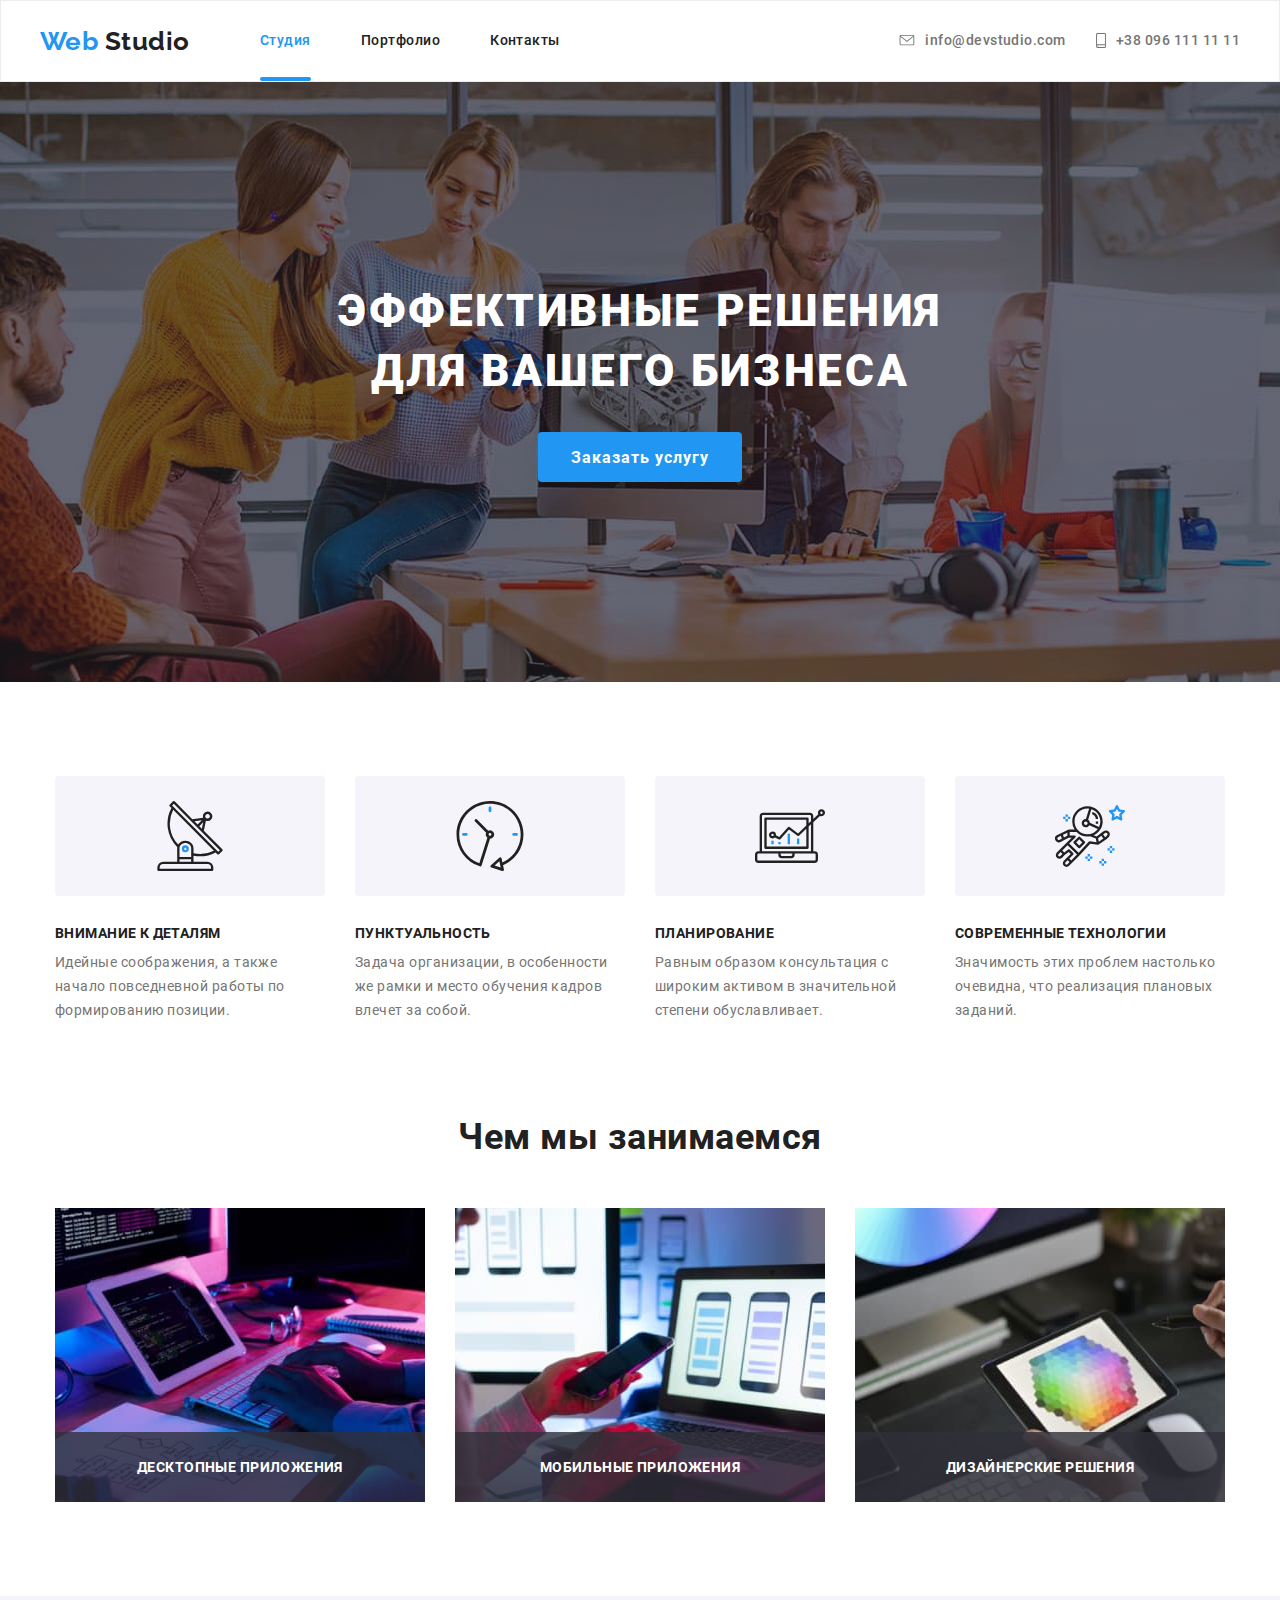
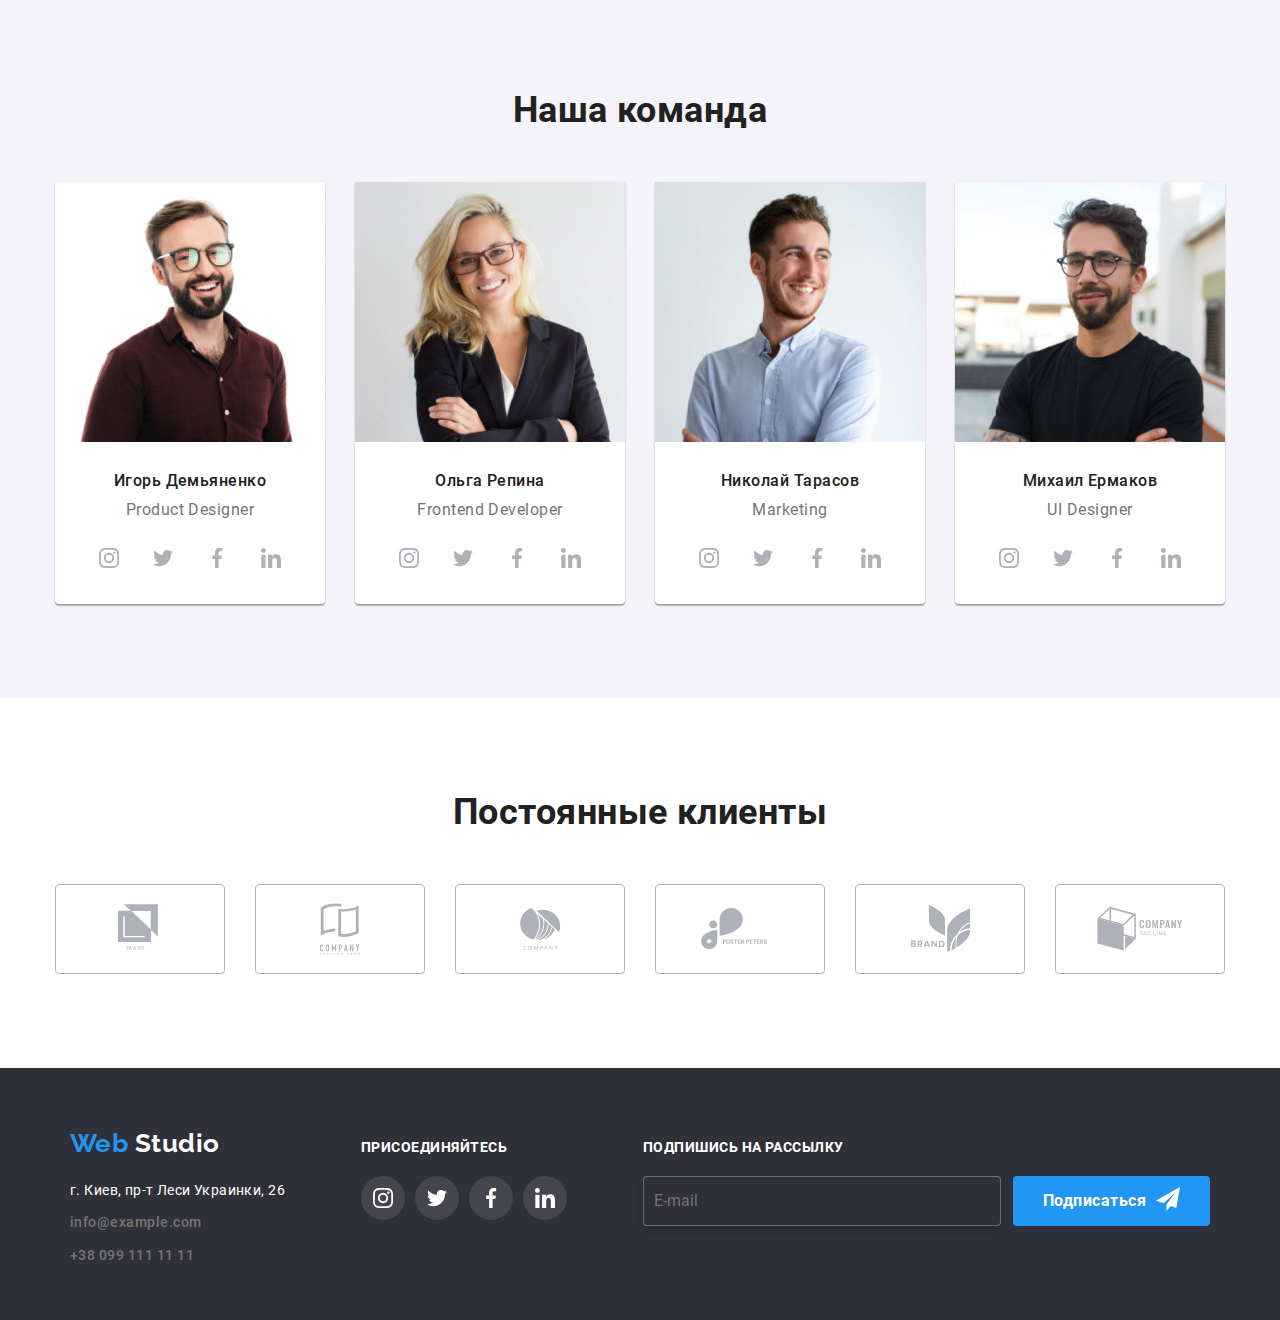
<file: index.html>
<!DOCTYPE html>
<html lang="ru">
<head>
    <meta charset="UTF-8">
    <meta name="viewport" content="width=device-width, initial-scale=1.0">
    <title>Document</title>
    <!-- <link href="https://fonts.googleapis.com/css2?family=Raleway:wght@700&family=Roboto:wght@400;500;700;900&display=swap" rel="stylesheet"> -->
    <link rel="stylesheet" href="./css/normalize.css">
    <link rel="stylesheet" href="./css/studio.css">
</head>
<body>
    <!--Шапка-->
        <header class="page-header">
        <div class="container-head nav-info">
            <nav class="navigation">
                <a href="./index.html" class="logo link-underline">Web <span class="color-logo">Studio</span></a>
                <ul class="site-nav list link-underline">
                    <li  class="item"><a href="" class="link current link-underline">Студия</a></li>
                    <li  class="item"><a href="./portfolio.html" class="link link-underline">Портфолио</a></li>
                    <li  class="item"><a href="" class="link link-underline">Контакты</a></li>
                </ul>
            </nav> 
            <ul class="contact-info list text new-address">
                <li class="item">
                    <a href="mailto:info@devstudio.com" class=" link-underline text-light position">
                        <svg class="phone" width="16px" height="11px">
                            <use href="./img/all-icon/sprite-opt.svg#icon-envelope"></use>
                        </svg> 
                    info@devstudio.com</a>
                </li>
                <li class="item">
                    <a href="tell:+380961111111" class=" link-underline text-light position">
                    <svg class="phone" width="10px" height="15px">
                        <use  href="./img/all-icon/sprite-opt.svg#icon-smartphone"></use>
                    </svg>  
                    +38 096 111 11 11</a>
                </li>
            </ul>
        </div>   
        
        </header>
<main>
    <!--Блок герой-->
    
    <section class="section-hero hero">
    <div class="container">
        <h1 class="section-title-hero">Эффективные решения<br>для вашего бизнеса</h1>
         <button class="button-hero link-underline" data-modal-open>Заказать услугу</button>
    </div>
    </section>
   <!--Список качеств-->  
    <section class="section-qualities color">
        <div class="container bg ">
         <!-- <h2 class="section-title">Преимущества Студии</h2> -->
     <ul class="list list-qualities">
        <li class="list-qualities-text icon-dicorat">
        <div class="icon-antenna">
            <svg class="antenna" width="70px" height="70px">
                <use href="./img/all-icon/sprite-opt.svg#icon-antenna"></use>
            </svg>
        </div>
            <h3 class="section-title">Внимание к деталям</h3>
            <p class="section-title-text">Идейные соображения, а также начало повседневной работы по формированию позиции.</p>

        </li>
        <li class="list-qualities-text icon-clock">
            <div class="icon-antenna">
                <svg class="antenna" width="70px" height="70px">
                    <use href="./img/all-icon/sprite-opt.svg#icon-clock"></use>
                </svg>
            </div>
            <h3 class="section-title">Пунктуальность</h3>
            <p class="section-title-text">Задача организации, в особенности же рамки и место обучения кадров влечет за собой.</p>

        </li>  
        <li class="list-qualities-text icon-leptop">
            <div class="icon-antenna">
                <svg class="antenna" width="70px" height="70px">
                    <use href="./img/all-icon/sprite-opt.svg#icon-diagram"></use>
                </svg>
            </div>
            <h3 class="section-title">Планирование</h3>
            <p class="section-title-text">Равным образом консультация с широким активом в значительной степени обуславливает.</p>

        </li>  
        <li class="list-qualities-text icon-astronaut">
            <div class="icon-antenna">
                <svg class="antenna" width="70px" height="70px">
                    <use href="./img/all-icon/sprite-opt.svg#icon-astronaut"></use>
                </svg>
            </div>
            <h3 class="section-title">Современные технологии</h3>
            <p class="section-title-text">Значимость этих проблем настолько очевидна, что реализация плановых заданий.</p>

        </li>    
     </ul>
    </div>
    </section>
    <!--Секция о работе компании-->
    <section class="section-work-company shed">
    <div class="container">
        <h2 class="section-title-style">Чем мы занимаемся</h2>
            <ul class="list company">
                <li class="company-item">
                <div class="thumb">
                    <img src="./img/what-we-are-doing/img-refreshed-opt.jpg" alt="Фото компьютера" width="370"/>
                    <h3 class="section-title">Десктопные приложения</h3>
                </div>
                </li>
                <li class="company-item">
                <div class="thumb">
                    <img src="./img/what-we-are-doing/img-lapt-refreshed-opt.jpg" alt="Фото телефона" width="370"/>
                    <h3 class="section-title">Мобильные приложения</h3>
                </div> 
                </li>
                <li class="company-item-headache">
                <div class="thumb">
                    <img src="./img/what-we-are-doing/img-note-refreshed-opt.jpg" alt="Фото монитора компьютера" width="370"/>
                    <h3 class="section-title">Дизайнерские решения</h3>
                </div>
                </li>
            </ul>
        </div>
    </section>
    <!--Информация о команде-->
    <section class="section information-about-team">
        <div class="container space-top">
            <h2 class="section-title-style">Наша команда</h2>
            <ul class="position-for-all list site-nav-yet">
                <li class="info-team ">
                    <img src="./img/img-igor-opt.jpg" alt="Фото члена команды" width="270"/>
                    <h3 class="section-title-info">Игорь Демьяненко</h3>
                    <p class="section-title-name">Product Designer</p>
            <ul class="team-social list">
            <li class="team-social-item ">
                <a href="" aria-label="Ссылка на инстаграм" class="link-underline link focuse-ligth">
                    <svg class="appearance-social">
                        <use href="./img/all-icon/sprite-opt.svg#icon-instagram" ></use>
                    </svg>
                </a>               
            </li>
            <li class="team-social-item">
                <a href="" aria-label="Ссылка на твиттер"  class="link-underline link focuse-ligth">
                    <svg class="appearance-social">
                        <use href="./img/all-icon/sprite-opt.svg#icon-twitter" ></use>
                    </svg>
                </a>
            </li>
            <li class="team-social-item">
                <a href="" aria-label="Ссылка на фейсбук"  class="link-underline link focuse-ligth">
                    <svg class="appearance-social size-face">
                        <use href="./img/all-icon/sprite-opt.svg#icon-facebook" ></use>
                    </svg>
                </a>
            </li>
            <li class="team-social-item"> 
                <a href="" aria-label="Ссылка на линкед" class="link-underline link focuse-ligth">
                    
                    <svg class="appearance-social">
                        <use href="./img/all-icon/sprite-opt.svg#icon-linkedin" ></use>
                    </svg>
                </a>
            </ul>
        </li>

            
                <li class="info-team">
                        <img src="./img/img-olg-opt.jpg" alt="Фото члена команды" width="270"/>
                        <h3 class="section-title-info">Ольга Репина</h3>
                        <p class="section-title-name">Frontend Developer</p>

        <ul class="team-social list">
            <li class="team-social-item ">
                <a href="" aria-label="Ссылка на инстаграм" class="link-underline link focuse-ligth">
                    <svg class="appearance-social">
                        <use href="./img/all-icon/sprite-opt.svg#icon-instagram" ></use>
                    </svg>
                </a>               
            </li>
            <li class="team-social-item">
                <a href="" aria-label="Ссылка на твиттер"  class="link-underline link focuse-ligth">
                    <svg class="appearance-social">
                        <use href="./img/all-icon/sprite-opt.svg#icon-twitter" ></use>
                    </svg>
                </a>
            </li>
            <li class="team-social-item">
                <a href="" aria-label="Ссылка на фейсбук"  class="link-underline link focuse-ligth">
                    <svg class="appearance-social size-face">
                        <use href="./img/all-icon/sprite-opt.svg#icon-facebook" ></use>
                    </svg>
                </a>
            </li>
            <li class="team-social-item"> 
                <a href="" aria-label="Ссылка на линкед" class="link-underline link focuse-ligth">
                    
                    <svg class="appearance-social">
                        <use href="./img/all-icon/sprite-opt.svg#icon-linkedin" ></use>
                    </svg>
                </a>
            </ul>
        </li>
                
                
                <li class="info-team">
                    <img src="./img/img-nik-opt.jpg" alt="Фото члена команды" width="270"/>
                    <h3 class="section-title-info">Николай Тарасов</h3>
                    <p class="section-title-name">Marketing</p>
                  
            <ul class="team-social list">
                <li class="team-social-item ">
                    <a href="" aria-label="Ссылка на инстаграм" class="link-underline link focuse-ligth">
                        <svg class="appearance-social">
                            <use href="./img/all-icon/sprite-opt.svg#icon-instagram" ></use>
                        </svg>
                    </a>               
                </li>
                <li class="team-social-item">
                    <a href="" aria-label="Ссылка на твиттер"  class="link-underline link focuse-ligth">
                        <svg class="appearance-social">
                            <use href="./img/all-icon/sprite-opt.svg#icon-twitter" ></use>
                        </svg>
                    </a>
                </li>
                <li class="team-social-item">
                    <a href="" aria-label="Ссылка на фейсбук"  class="link-underline link focuse-ligth">
                        <svg class="appearance-social size-face">
                            <use href="./img/all-icon/sprite-opt.svg#icon-facebook" ></use>
                        </svg>
                    </a>
                </li>
                <li class="team-social-item"> 
                    <a href="" aria-label="Ссылка на линкед" class="link-underline link focuse-ligth">
                        
                        <svg class="appearance-social">
                            <use href="./img/all-icon/sprite-opt.svg#icon-linkedin" ></use>
                        </svg>
                    </a>
                </ul>
            </li>

            
                <li class="info-team">
                    <img src="./img/img-mih-opt.jpg" alt="Фото члена команды" width="270"/>
                    <h3 class="section-title-info">Михаил Ермаков</h3>
                    <p class="section-title-name">UI Designer</p>
               
            <ul class="team-social list">
                <li class="team-social-item ">
                    <a href="" aria-label="Ссылка на инстаграм" class="link-underline link focuse-ligth">
                        <svg class="appearance-social">
                            <use href="./img/all-icon/sprite-opt.svg#icon-instagram" ></use>
                        </svg>
                    </a>               
                </li>
                <li class="team-social-item">
                    <a href="" aria-label="Ссылка на твиттер"  class="link-underline link focuse-ligth">
                        <svg class="appearance-social">
                            <use href="./img/all-icon/sprite-opt.svg#icon-twitter" ></use>
                        </svg>
                    </a>
                </li>
                <li class="team-social-item">
                    <a href="" aria-label="Ссылка на фейсбук"  class="link-underline link focuse-ligth">
                        <svg class="appearance-social size-face">
                            <use href="./img/all-icon/sprite-opt.svg#icon-facebook" ></use>
                        </svg>
                    </a>
                </li>
                <li class="team-social-item"> 
                    <a href="" aria-label="Ссылка на линкед" class="link-underline link focuse-ligth">
                        
                        <svg class="appearance-social">
                            <use href="./img/all-icon/sprite-opt.svg#icon-linkedin" ></use>
                        </svg>
                    </a>
                </ul>
            </li>
        </ul>
    </div>
    </section>
    <!--Постоянные клиенты-->
    <section class="section fuck">
    <div class="container constant-client">
        <h2 class="section-title-style">Постоянные клиенты</h2>
        <ul class="list clients">
            <li class=" clients-logo">
                <a href="" class="social-icons-link">
                    <svg class="ya-co focuse social-icon" width="44px" height="49px">
                        <use href="./img/all-icon/sprite-opt.svg#icon-ya-co"></use>
                    </svg>
                </a>
            </li>
            <li class="clients-logo">
                <a href="" class="social-icons-link">
                    <svg class="tagline-here social-icon" width="40px" height="52px">
                        <use href="./img/all-icon/sprite-opt.svg#icon-tagline-here" ></use>
                    </svg>
                </a>
            </li>
            <li class="clients-logo">
                <a href="" class="social-icons-link">
                    <svg class="company-icon social-icon" width="41px" height="42px">
                        <use href="./img/all-icon/sprite-opt.svg#icon-company"></use>
                    </svg>   
                </a>
            </li>
            <li class="clients-logo">
                <a href="" class="social-icons-link">
                    <svg class="foster-peters social-icon" width="79px" height="42px">
                        <use href="./img/all-icon/sprite-opt.svg#icon-foster-peters" ></use>
                    </svg>      
                </a>
            </li>
            <li class="clients-logo">
                <a href="" class="social-icons-link">
                    <svg class="brend  social-icon" width="59px" height="47px">
                        <use href="./img/all-icon/sprite-opt.svg#icon-brand" ></use>
                    </svg>     
                </a>
            </li>
            <li class="clients-logo">
                <a href="" class="social-icons-link ">
                    <svg class="company-tagline social-icon" width="88px" height="44px">
                        <use href="./img/all-icon/sprite-opt.svg#icon-comp-tagline" ></use>
                    </svg>      
                </a>
            </li>
        </ul>
    </div>
    </section>
</main>
    <!--Подвал-->
    <footer class="color-footer">
<div class="container flex-new  shape-footer">
<div class="common straight-line">  
            <a href="" class="logo delete link-underline">Web <span class="color-footer">Studio</span></a>
    <address>
        <ul class="list contact-info-new">
            <li class="location"><a href="https://goo.gl/maps/ugacKDVcA76BD8qYA" target="_blank" class="link-underline-additional">г. Киев, пр-т Леси Украинки, 26</a></li>
            <li class="detailes"><a href="mailto:info@devstudio.com" class="contact-info-color link-underline">info@example.com</a></li>
            <li class="detailes"><a href="tell:+380961111111" class="contact-info-color link-underline">+38 099 111 11 11</a></li>
        </ul>
    </address>
</div> 

<div class="common">
    <b class="call-to-act">присоединяйтесь</b>
    <ul class="list site-nav-yet social">
        <li class="social-network style-inst">
        <a href="" aria-label="Ссылка на инстаграм"  class="focus-footer link-underline link">
            <svg class="appearance-social focuse">
                <use href="./img/all-icon/sprite-opt.svg#icon-instagram-white" ></use>
            </svg>
        </a>
        </li>
        <li class="social-network style-twit">
        <a href="" aria-label="Ссылка на твиттер"  class="focus-footer  link-underline link">
            <svg class="appearance-social focuse">
                <use href="./img/all-icon/sprite-opt.svg#icon-twitter-white" ></use>
            </svg>
        </a>
        </li>
        <li class="social-network style-face">
        <a href="" aria-label="Ссылка на фейсбук"  class="focus-footer  link-underline link">
            <svg class="appearance-social focuse">
                <use href="./img/all-icon/sprite-opt.svg#icon-facebook-white" ></use>
            </svg>
        </a>
        </li>
        <li class="social-network style-in">
        <a href="" aria-label="Ссылка на линкед"  class="focus-footer  link-underline link">
            <svg class="appearance-social ">
                <use href="./img/all-icon/sprite-opt.svg#icon-linkedin-white" ></use>
            </svg>
        </a>
        </li>
    </ul>
</div>

<div class="common">
    <b class="call-to-act common">подпишись на рассылку</b>
<form  class="separation">
    <textarea class="comment-footer" name="comment-footer" id="comment-footer"  rows="10" placeholder="E-mail"></textarea>
    <a href="" class="button primary link-underline">Подписаться</a>
</form>
</div> 
</div>
    </footer>
    
    <div class="backdrop is-hidden" data-modal>
        <div class="modal">
         <button class="btn-apperance" data-modal-close>
             <svg class="btn-close" >
                 <use href="./img/all-icon/sprite-opt.svg#icon-cross-opt"></use>
             </svg>
         </button>
         <div class="super-puoer">
           <b class="call-make-act">Оставьте свои данные, мы вам перезвоним</b>
        </div>
         <form class="form js-speaker-form" autocomplete="off">

            <label class="form-filed">
                <span class="form-label">Имя</span>
                <input type="text" name="name" id="name" class="form-input" >
                <svg class="icon" width="18px" height="18px">
                    <use href="./img/all-icon/sprite-opt.svg#icon-person-black-new" ></use>
                </svg>
            </label>    

        <label class="form-filed">
            <span class="form-label">Телефон</span>
            <input type="tel" name="tel" id="tel" class="form-input">
             <svg class="icon" width="18px" height="18px">
                <use href="./img/all-icon/sprite-opt.svg#icon-phone-black-new" ></use>
            </svg>
        </label>
           <label  class="form-filed">
            <span class="form-label">Почта</span>
                <input type="email" name="mail" class="form-input">
                    <svg class="icon" width="18px" height="18px">
                    <use href="./img/all-icon/sprite-opt.svg#icon-email-black-new" ></use>
                </svg>
           </label>
            <label class="form-filed"> 
                <span class="form-label">Комментарий</span>
                <textarea class="comment form-input" name="comment" id="comment"  rows="10" placeholder="Введите текст" ></textarea>
           </label>
                <label class="filed"> 
                     <input class="checkbox" type="checkbox" >
                     <span class="checkbox-icon"></span>
                    <span class="label ">Соглашаюсь с рассылкой и принимаю <a href="#" class="policy-comp">Условия договора</a></span>   
               </label>
        <div class="btn-modal">
          <button class="btn-style" type="submit">Отправить</button>
        </div>   
         </form>   
        </div>
    </div>
<script src="./js/modal.js"></script>
<script src="./js-new/modal.new.js">
</script>
</body>
</html>
</file>
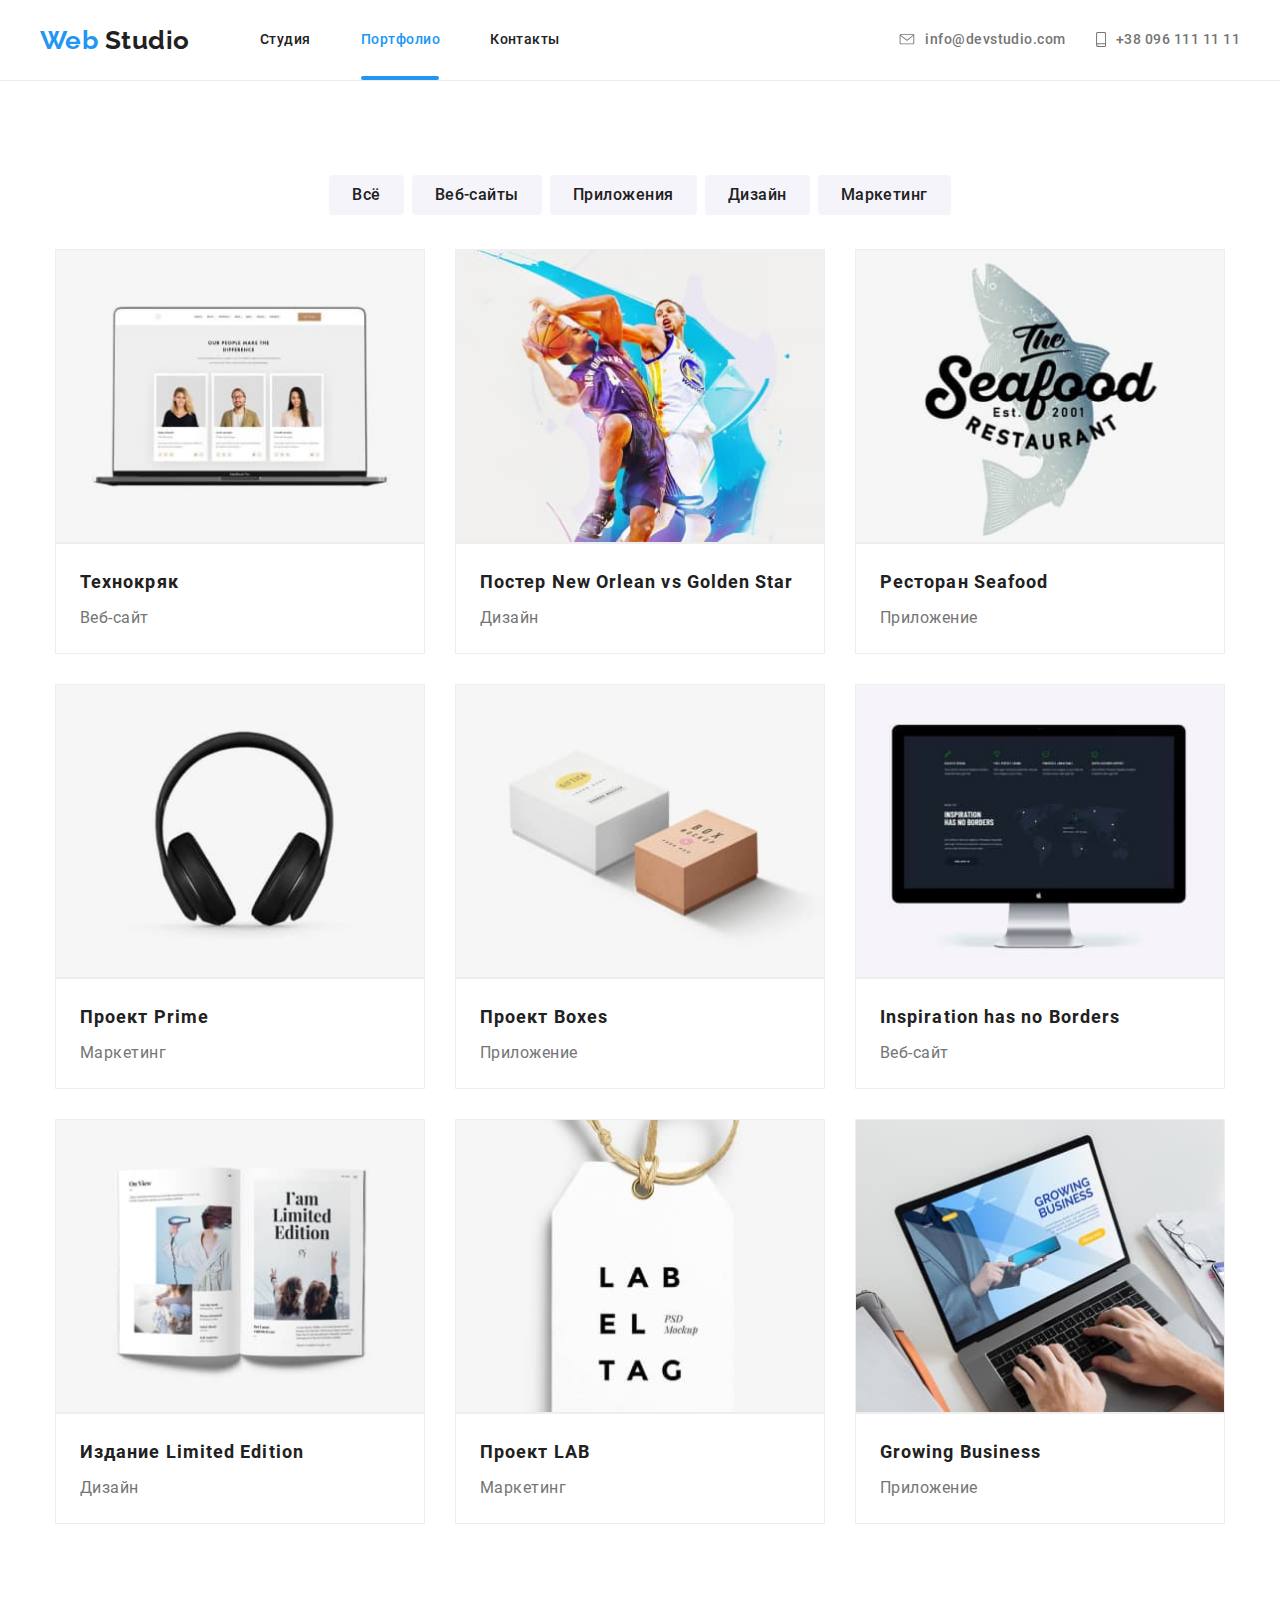
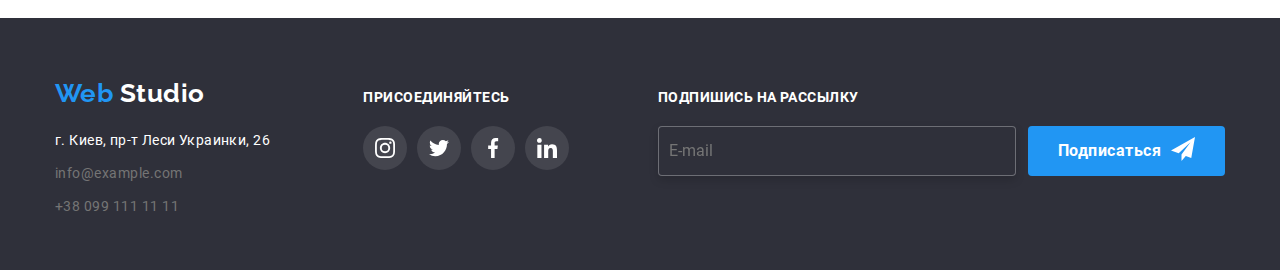
<file: portfolio.html>
<!DOCTYPE html>
<html lang="ru">
<head>
    <meta charset="UTF-8">
    <meta name="viewport" content="width=device-width, initial-scale=1.0">
    <title>Document</title>
    <!-- <link href="https://fonts.googleapis.com/css2?family=Raleway:wght@700&family=Roboto:wght@400;500;700;900&display=swap" rel="stylesheet"> -->
    <link rel="stylesheet" href="./css/normalize.css">
    <link rel="stylesheet" href="./css/portfolio.css">
</head>
<body>
    <!--Шапка-->
        <header class="page-header">
            <div class="container-head nav-info">
        <nav class="navigation">
            <a href="./index.html" class="logo link-underline">Web <span class="color-logo">Studio</span></a>

            <ul class="site-nav list">
                <li class="item"><a href="./index.html" class="link link-underline">Студия</a></li>
                <li class="item"><a href="./portfolio.html" class="link current link-underline">Портфолио</a></li>
                <li class="item"><a href="" class="link link-underline">Контакты</a></li>
            </ul>
        </nav>
        <ul class="contact-info list text new-address">
            <li class="item">
                <a href="mailto:info@devstudio.com" class=" link-underline text-light position">
                    <svg class="phone" width="16px" height="11px">
                        <use href="./img/all-icon/sprite-opt.svg#icon-envelope"></use>
                    </svg> 
                info@devstudio.com</a>
            </li>
            <li class="item">
                <a href="tell:+380961111111" class=" link-underline text-light position">
                <svg class="phone" width="10px" height="15px">
                    <use  href="./img/all-icon/sprite-opt.svg#icon-smartphone"></use>
                </svg>  
                +38 096 111 11 11</a>
            </li>
        </ul>
        </div>
        </header>

    <!--Основная часть-->
    
<!-- <section class="section" hidden="true">
    <h1 class="section-title">Контет страницы Portfolio</h1>
</section> -->

    <!--Основной контент-->
<section class="section-main-content color">
    <ul class="list filter">
        <li class="filter-bt"><button type="button" class="button-appearance">Всё</button></li>
        <li  class="filter-bt"><button type="button" class="button-appearance">Веб-сайты</button></li>
        <li  class="filter-bt"><button type="button" class="button-appearance">Приложения</button></li>
        <li  class="filter-bt"><button type="button" class="button-appearance">Дизайн</button></li>
        <li  class="filter-bt"><button type="button" class="button-appearance">Маркетинг</button></li>
    </ul>
<div class="container  maine">
    <!-- <div class="flex-container list"> -->

<ul class="list flex-element">
    <li class="flex-element-item">
        <a href="" class="without-style"> 
    <div class="img-box">  
        <img src="./img/team-work/work-exampels-one-opt.jpg" width="370" alt="фото ноутбука с командой на главном экране">
        <div class="box-hover">
            <p>
                Lorem, ipsum dolor sit amet consectetur adipisicing elit. 
                Possimus asperiores quis facere quod consectetur alias voluptatem,
                consequatur consequuntur, nam praesentium eum maxime corrupti accusamus doloremque?
                Adipisci dolor eius animi voluptate.
            </p>
        </div>
    </div>   
        <div class="flex-border">
            <h2 class="section-title-style">Технокряк</h2>
            <p class="section-title-info">Веб-сайт</p>
        </div>
         </a>
    </li>


    <li class="flex-element-item">
    <a href="" class="without-style">
    <div class="img-box">
        <img src="./img/team-work/work-exampels-two-opt.jpg" width="370" alt="баскетбольный матч">
        <div class="box-hover">
            <p>
                Lorem, ipsum dolor sit amet consectetur adipisicing elit. 
                Possimus asperiores quis facere quod consectetur alias voluptatem,
                consequatur consequuntur, nam praesentium eum maxime corrupti accusamus doloremque?
                Adipisci dolor eius animi voluptate.
            </p>
        </div>
    </div>   
        <div class="flex-border">
            <h2 class="section-title-style">Постер New Orlean vs Golden Star</h2>
            <p class="section-title-info">Дизайн</p>
        </div>
   </a>
    </li>

    <li class="flex-element-item">
    <a href="" class="without-style">
    <div class="img-box">
       <img src="./img/team-work/work-exampels-three-opt.jpg" width="370" alt="фото-лого рыбы">
            <div class="box-hover">
                <p>
                    Lorem, ipsum dolor sit amet consectetur adipisicing elit. 
                    Possimus asperiores quis facere quod consectetur alias voluptatem,
                    consequatur consequuntur, nam praesentium eum maxime corrupti accusamus doloremque?
                    Adipisci dolor eius animi voluptate.
                </p>
            </div>
     </div>   
        <div class="flex-border">
            <h2 class="section-title-style">Ресторан Seafood</h2>
            <p class="section-title-info">Приложение</p>
        </div>
    </a>
    </li>
 
    <li class="flex-element-item">
    <a href="" class="without-style">
    <div class="img-box">
        <img src="./img/team-work/work-exampels-four-opt.jpg" width="370" alt="фото наушников">
        <div class="box-hover">
            <p>
                Lorem, ipsum dolor sit amet consectetur adipisicing elit. 
                Possimus asperiores quis facere quod consectetur alias voluptatem,
                consequatur consequuntur, nam praesentium eum maxime corrupti accusamus doloremque?
                Adipisci dolor eius animi voluptate.
            </p>
        </div>
     </div>   
        <div class="flex-border">
            <h2 class="section-title-style">Проект Prime</h2>
            <p class="section-title-info">Маркетинг</p> 
        </div>
    </a>
    </li>

    <li class="flex-element-item">
    <a href="" class="without-style">
    <div class="img-box">
        <img src="./img/team-work/work-exampels-five-opt.jpg" width="370" alt="фото двух коробок">
        <div class="box-hover">
            <p>
                Lorem, ipsum dolor sit amet consectetur adipisicing elit. 
                Possimus asperiores quis facere quod consectetur alias voluptatem,
                consequatur consequuntur, nam praesentium eum maxime corrupti accusamus doloremque?
                Adipisci dolor eius animi voluptate.
            </p>
        </div>
     </div>  
        <div class="flex-border">
            <h2 class="section-title-style">Проект Boxes</h2>
            <p class="section-title-info">Приложение</p>  
        </div> 
    </a>
    </li>

    <li class="flex-element-item">
    <a href="" class="without-style">
    <div class="img-box">
        <img src="./img/team-work/work-exampels-six-opt.jpg" width="370" alt="фото манитора">
        <div class="box-hover">
            <p>
                Lorem, ipsum dolor sit amet consectetur adipisicing elit. 
                Possimus asperiores quis facere quod consectetur alias voluptatem,
                consequatur consequuntur, nam praesentium eum maxime corrupti accusamus doloremque?
                Adipisci dolor eius animi voluptate.
            </p>
        </div>
     </div>  
        <div class="flex-border">
            <h2 class="section-title-style">Inspiration has no Borders</h2>
            <p class="section-title-info">Веб-сайт</p>
        </div>
    </a> 
    </li>

    <li class="flex-element-item">
    <a href="" class="without-style">
    <div class="img-box">
        <img src="./img/team-work/work-exampels-seven-opt.jpg" width="370" alt="фото книги в открытом виде">
        <div class="box-hover">
            <p>
                Lorem, ipsum dolor sit amet consectetur adipisicing elit. 
                Possimus asperiores quis facere quod consectetur alias voluptatem,
                consequatur consequuntur, nam praesentium eum maxime corrupti accusamus doloremque?
                Adipisci dolor eius animi voluptate.
            </p>
        </div>
     </div>  
        <div class="flex-border">
            <h2 class="section-title-style">Издание Limited Edition</h2>
            <p class="section-title-info">Дизайн</p> 
        </div>
    </a>
    </li>

    <li class="flex-element-item">
    <a href="" class="without-style">
    <div class="img-box">
        <img src="./img/team-work/work-exampels-eight-opt.jpg" width="370" alt="фото лейбла">
        <div class="box-hover">
            <p>
                Lorem, ipsum dolor sit amet consectetur adipisicing elit. 
                Possimus asperiores quis facere quod consectetur alias voluptatem,
                consequatur consequuntur, nam praesentium eum maxime corrupti accusamus doloremque?
                Adipisci dolor eius animi voluptate.
            </p>
        </div>
     </div> 
        <div class="flex-border">
            <h2 class="section-title-style">Проект LAB</h2>
            <p class="section-title-info">Маркетинг</p> 
        </div>
    </a>
    </li>

    <li class="flex-element-item">
    <a href="" class="without-style">
    <div class="img-box">
        <img src="./img/team-work/work-exampels-ten-opt.jpg" width="370" alt="фото ноутбука">
        <div class="box-hover">
            <p>
                Lorem, ipsum dolor sit amet consectetur adipisicing elit. 
                Possimus asperiores quis facere quod consectetur alias voluptatem,
                consequatur consequuntur, nam praesentium eum maxime corrupti accusamus doloremque?
                Adipisci dolor eius animi voluptate.
            </p>
        </div>
     </div> 
        <div class="flex-border">
            <h2 class="section-title-style">Growing Business</h2>
            <p class="section-title-info">Приложение</p>  
        </div>
    </a>
    </li>
</ul> 
</div>
</section>
    <!--Подвал-->
    <footer class="color-abyss">
        <div class="container flex-new shape-footer ">
        <div class="common">
                    <a href="" class="logo link-underline">Web <span class="color-logo-white">Studio</span></a>
            <address>
                <ul  class="list contact-info-new">
                    <li class="location"><a href="https://goo.gl/maps/ugacKDVcA76BD8qYA" target="_blank" class="link-underline-address" >г. Киев, пр-т Леси Украинки, 26</a></li>
                    <li class="detailes"><a href="mailto:info@devstudio.com" class="contact-info-color link-underline">info@example.com</a></li>
                    <li class="detailes"><a href="tell:+380961111111" class="contact-info-color link-underline">+38 099 111 11 11</a></li>
                </ul>
            </address>
       </div>
       <div class="common">
        <b class="call-to-act">присоединяйтесь</b>
        <ul class="list site-nav-yet social">
            <li class="social-network style-inst">
            <a href="" aria-label="Ссылка на инстаграм"  class="link-underline link focus-footer">
                <svg class="appearance-social">
                    <use href="./img/all-icon/sprite-opt.svg#icon-instagram-white" ></use>
                </svg>
            </a>
            </li>
            <li class="social-network style-twit">
            <a href="" aria-label="Ссылка на твиттер"  class="link-underline link focus-footer">
                <svg class="appearance-social">
                    <use href="./img/all-icon/sprite-opt.svg#icon-twitter-white" ></use>
                </svg>
            </a>
           </li>
            <li class="social-network style-face">
            <a href="" aria-label="Ссылка на фейсбук"  class="link-underline link focus-footer">
                <svg class="appearance-social">
                    <use href="./img/all-icon/sprite-opt.svg#icon-facebook-white" ></use>
                </svg>
            </a>
            </li>
            <li class="social-network style-in">
            <a href="" aria-label="Ссылка на линкед"  class="link-underline link focus-footer">
                <svg class="appearance-social">
                    <use href="./img/all-icon/sprite-opt.svg#icon-linkedin-white" ></use>
                </svg>
            </a>
            </li>
        </ul>
    </div>
    <div class="common">
        <b class="call-to-act common">подпишись на рассылку</b>
        <label for="comment-footer"></label>    
    <form class="separation">
        <textarea class="comment-footer" name="comment-footer" id="comment-footer"  rows="10" placeholder="E-mail"></textarea>
        <a href="" class="button primary link-underline">Подписаться</a>
    </form>  
    </div> 
   </div>
    </footer>
</body>
</html>
</file>
<file: css/studio.css>
@font-face {
  font-family: "Raleway";
  font-style: bold;
  font-weight: 700;
  src: url("../fonts/raleway-v17-latin_cyrillic-700.woff2")
      format("woff2"),
    url("../fonts/raleway-v17-latin_cyrillic-700.woff") format("woff");
}

@font-face {
  font-family: "Roboto";
  font-style: normal;
  font-weight: 400;
  src: url("../fonts/roboto-v20-latin_cyrillic-regular.woff2")
      format("woff2"),
    url("../fonts/roboto-v20-latin_cyrillic-regular.woff") format("woff");
}

@font-face {
  font-family: "Roboto";
  font-style: medium;
  font-weight: 500;
  src: url("../fonts/roboto-v20-latin_cyrillic-500.woff2")
      format("woff2"),
    url("../fonts/roboto-v20-latin_cyrillic-500.woff") format("woff");
}

@font-face {
  font-family: "Roboto";
  font-style: bold;
  font-weight: 700;
  src: url("../fonts/roboto-v20-latin_cyrillic-700.woff2")
      format("woff2"),
    url("../fonts/roboto-v20-latin_cyrillic-700.woff") format("woff");
}

@font-face {
  font-family: "Roboto";
  font-style: normal;
  font-weight: 900;
  src: url("../fonts/roboto-v20-latin_cyrillic-900.woff2")
      format("woff2"),
    url("../fonts/roboto-v20-latin_cyrillic-900.woff") format("woff");
}
:root{
    --primary-text-color:#757575;
    --accent-color:#2196F3;
    --head-color: #212121;
    --white-color:#FFFFFF;
    --timing-function: cubic-bezier(0.4, 0, 0.2, 1);
    }
    html {
        box-sizing: border-box;
      }
      
      *,
      *::before,
      *::after {
        box-sizing: inherit;
      }
    
    body{
     /* padding-top: 80px;  */
    background-color: var(--white-color);
    color:#757575 ;
    font-family: 'Roboto', sans-serif;
    letter-spacing: 0.03em;
    }
    .list{
    padding: 0;
    margin: 0;
    list-style:none;
    }
    /* Убирает подчёркивание и добавляет стили */
    .link-underline{
        
    color: var(--primary-text-color);
    text-decoration: none;
    font-weight: 500;
    font-size: 14px;
    line-height: 1.7;
    font-style: normal;
    }
    
    /* Задний фон чтобы посмотреть есть пробелы или нет */
    .section.shed{
    background-color: royalblue;
    }
    .section.new{
    background: #F5F4FA;
    }
    .section.fuck{
    background: #FFFFFF;
    }
    .information-about-team{
        background: #F5F4FA;  
    }
    .color-footer{
        background: #2F303A;
    }
    
    /*Создание основной палитры -основной текст-(#757575)*/
    /*Заголовки у меня цвета:(color: #212121;) h1 цвет(#FFFFFF;),навигация (#212121)*/
    /*h1 цвет(#FFFFFF;)*/
    /*Цвет текста который описывает картинки (color: #757575;)*/
    /*Цвет для раздела "чем мы занимаемся" (color: #FFFFFF;)
    /*Для футера цвет (color: #FFFFFF;), а для mail и tel (color: rgba(255, 255, 255, 0.6);*/
    /*Цвет синей части лого (color: #2196F3;),для чёрной (color: #000000;)*/
    /*Цвет Логотипов клиента и соц.сети (AFB1B8 100%)
    /*Акцент (background: #2196F3;)*/
    
    /* Работа с header*/
    .container{
    margin-left: auto;
    margin-right: auto;
    
    padding-left: 15px;
    padding-right: 15px;
    width: 1200px;
    /* outline: 2px solid tomato;  */
    }
    .container-head{
    margin-left: auto;
    margin-right: auto;
    
    width: 1230px;
    /* outline: 2px solid tomato; */
    padding-left: 15px;
    padding-right: 15px;
    }
    .logo{
    margin-right: 70px;
    font-size: 26px;
    line-height: 1.19;
    
    color: var(--accent-color);
    font-family: Raleway,cursive;
    font-weight: bold;
    }
    .color-logo{
    color: var(--head-color);
    }
    /* Флекс для навигации */
    .page-header{
     width: auto;
     border: 1px solid #ECECEC; 
    }
    .site-nav{
    display: flex;
    }
    .site-nav .item  + .item{
    margin-left: 50px;
        
    }
    .navigation{
    display: flex;
    align-items: center;
    }
    
    .site-nav .link{
    display: block;
    padding-top: 32px;
    padding-bottom: 32px;
    font-weight: 500;
    font-size: 14px;
    line-height: 1.14;
    
    color: var(--head-color); 
    }
    .new-address.item{
     align-items: center;
    }
    /* Основное выравнивание (номер,адрес, остальная навигация) */
    .site-nav .link:hover, 
    .site-nav .link:focus{
    color: var(--accent-color);
    } 
    .site-nav .link{
      transition: color 250ms cubic-bezier(0.4, 0, 0.2, 1); 
    }
    .contact-info{
    display: flex;    
    }
    .text-light:focus, .text-light:hover svg {
    fill: #2196F3;
    } 
    .text-light{
    transition: color 250ms cubic-bezier(0.4, 0, 0.2, 1);   
    }
    .text-light svg{
    transition: fill 250ms cubic-bezier(0.4, 0, 0.2, 1);   
    }
    .text-light:focus, 
    .text-light:hover{
    color: var(--accent-color); 
    }
    .text-light:focus svg{
    fill: #2196F3;
    } 
    .position{
    display: inline-flex; 
    align-items: center;  
    }
    .contact-info svg{
    margin-right: 10px;
    align-items: center;
    fill: #757575;
    }
    .contact-info .item + .item{
    margin-left: 30px;
    }
    .nav-info{
    display: flex;
    align-items: center;
    }
    .nav-info >.contact-info{
    margin-left: auto; 
    }
    /* Герой */
    .hero{
    max-width: 1600px;
    height: 600px;
    padding-top:  200px;
    
    margin-left: auto;
    margin-right: auto;
    align-items: center;
    
    background-image: linear-gradient(to right, rgba(47, 48, 58, 0.4),
    rgba(47, 48, 58, 0.4) ),url(../img/Img-headr-opt.jpg);  
    background-color:black;
    background-size:cover;
    background-repeat: no-repeat;
    background-position: center;
    }
    
    /* Список качеств ( позиционирование) */
    .list-qualities{
    display: flex;
    }
    .list-qualities-text{
    width: calc((100% - 90px) / 3);
    }
    .section-qualities{
    padding-top: 94px;
    padding-bottom: 94px;
    }
    .list-qualities-text{
    min-width: 270px;
    margin-right: 30px;
    }
    .icon-antenna{
    background-color: #F5F4FA; 
    height: 120px;
    border-radius: 4px;
    margin-bottom: 30px;
    }
    .list-qualities div{
    justify-content: center;
    align-items: center;
    display:flex;
    }
    .list-qualities-text .item + .item{
    margin-left: 30px;
    }
    .list-qualities-text:nth-child(4n){
    margin-right: 0;
    } 
    /* Секция о работе компании (позиционирование) */
    .company{
    display: flex;
    flex-wrap: wrap;
    }
    .thumb{
    position: relative;
    /* margin: 10px; */
    }
    .thumb > h3{
    position: absolute;
    bottom: 0;
    width: 100%;
    height: 70px;
    
    display: inline-flex;
    align-items: center;
    justify-content: center;
    
    color: white;
    background: rgba(47, 48, 58, 0.8);
    }
    
    .company img {
       display: block;
    }  
    .company-item{
    width: calc((100% - 2 * 30px) / 3 ) ;
    margin-right:30px;
    }
    .company-item:nth-child(3n){
    margin-right: 0;
    } 
    .section-work-company{
    padding-bottom: 94px;    
    }
    
    /* Информация о команде (позиционирование) */
    .position-for-all{
    display: flex;
    }
    .space-top{
    padding-top: 94px;
    padding-bottom: 94px;
    }
    .info-team{
    box-shadow:
    0px 1px 3px rgba(0, 0, 0, 0.12), 
    0px 1px 1px rgba(0, 0, 0, 0.14),
    0px 2px 1px rgba(0, 0, 0, 0.2);
    border-radius: 0px 0px 4px 4px;
    }
    .info-team{
    width: calc((100% - 30px * 3) / 4);
    padding-bottom: 24px;
    background-color: #FFFFFF;
    text-align: center;
    }
    .team-social{
    display: flex;
    justify-content: center;
    
    margin-top: 16px;
    padding-right: 32px;
    padding-left: 32px;
    }
    .team-social-item{
    justify-content: center;
    
    margin-left: 0px;
    margin-top: 0px;
    }
    .team-social-item:not(:last-child){
    margin-right: 10px;
    
    }
    .site-nav-yet a{
    justify-content: center;
    align-items: center;
    display:flex;
    height: 44px;
    width: 44px;
    }
    
    .team-social-item .link:hover{
    color: var(--accent-color);
    }
    .info-team:not(:last-child){
    margin-right: 30px;
    }
    
    .team-social:not(:last-child){
    margin-right: 10px;
    }
    .position-for-all img{
       display: block;
    } 
    /* эффекты на соц.сети */
    .team-social-item{   
    fill:  #AFB1B8;
    border-radius: 50%;
    }
    .appearance-social{
    fill: #AFB1B8;
    width: 20px;
    height: 20px;  
    }
    .team-social-item:hover{  
    background-color:var(--accent-color);
    }
    .team-social-item{
     transition: background-color 250ms cubic-bezier(0.4, 0, 0.2, 1); 
    }
    .team-social-item:hover svg{
    fill: #FFFFFF;
    }
    .team-social-item :focus .appearance-social{
    fill: #FFFFFF;
    }
    .focuse-ligth:focus{
    background-color: var(--accent-color);
    border-radius: 50%; 
    }
    .focuse-ligth{
    transition: background-color 250ms cubic-bezier(0.4, 0, 0.2, 1); 
    }
    /* Постоянные клиенты (позиционирование) */
    .clients{
    display: flex;
    justify-content: center;
    justify-content: space-around;
    }
    .constant-client{
    padding-top: 94px;
    padding-bottom: 94px;    
    }
    .clients-logo{
    margin-right: 30px;    
    }
    .clients-logo:nth-child(6n){
    margin-right: 0;
    } 
    .site-nav .link.current{
    color: var(--accent-color);
    }
    .current::after{
    content: "";
    position: absolute;
    display: block;
    bottom: 0;
    width: 100%;
    height: 4px;
    
    background: #2196F3;
    border-radius: 2px;
    /* opacity: 0; */
    /* transform: scaleX(0);
    transition: transform 250ms cubic-bezier(0.4, 0, 0.2, 1); */
    }
    /* .current:hover::after{
    opacity: 1; 
     transform: scaleX(1); 
    } */
    a.link.current.link-underline{
    position: relative;
    display: inline-flex;
    justify-content: center;
    }
    .contact-info .contact-info-color{
    color: rgba(255, 255, 255, 0.6);
    font-weight: 400;
    font-size: 14px;
    line-height: 1.18;    
    }
    /* Эффекты на пост клиенты */
    .ya-co, 
    .tagline-here, 
    .company-icon, 
    .foster-peters, 
    .brend, 
    .company-tagline{
    fill:#AFB1B8;
    vertical-align: middle;
    }
    .social-icons-link{
    display: inline-flex;
    border: 1px solid #AFB1B8;
    border-radius: 4px;
    width: 170px;
    height: 90px;
    border-radius: 4px;
    
    outline-color: var(--accent-color);
    align-items: center;
    justify-content: center;
    }
    .clients-logo:hover .social-icon,
    .social-icons-link:focus .social-icon{
    fill: #2196F3;
    }
    .clients-logo, .social-icon,
    .social-icons-link, .social-icon{
      transition: 250ms cubic-bezier(0.4, 0, 0.2, 1);  
    }
    /* .social-icons-link:focus{
    outline-color: var(--accent-color);  
    } */
     .social-icons-link:hover{
     border: 1px solid #2196F3; 
    }
    .social-icons-link{
      transition: 250ms cubic-bezier(0.4, 0, 0.2, 1);  
    }
    /* Работа с секциями (заголовки) */
    .section-title{
    color: var(--head-color);   
    font-weight: 700;
    font-size: 14px;
    line-height: 1.1;
    text-transform: uppercase;
    letter-spacing: 0.03em;
    
    margin: 0px;
    }
    /* H3 к именам */
    .section-title-info{
    margin-top: 30px;
    margin-bottom: 0px;
    text-align: center;
    
    color: var(--head-color);
    font-weight: 500;
    font-size: 16px;
    line-height: 1.18;
    }
    /* Основной текст описания кртинок */
    .section-title-text{   
    font-weight: 400;
    font-size: 14px;
    line-height: 1.7;
    
    margin-top: 10px;
    margin-bottom: 0;
    }
    /* Название профессий */
    .section-title-name{
    margin-top: 10px;
    margin-bottom: 0px;
    text-align: center;
    
    font-weight: 400;
    font-size: 16px;
    line-height: 1.18;
    }
    
    /* Стили основных заголовков */
    .section-title-style{
    margin-top: 0px;  
    margin-bottom: 50px; 
    
    color: var(--head-color);   
    font-weight: 700;
    font-size: 36px;
    line-height: 1.16;
    text-align: center;
    }
    /* Стили для главного заголовка */
    .section-hero{
    text-align: center;
    }
    
    .section-title-hero{
    margin-top: 0;
    margin-bottom: 30px;
    
    color: var(--white-color);
    font-weight: 900;
    font-size: 44px;
    line-height: 1.363;
    
    letter-spacing: 0.06em;
    text-transform: uppercase;
    }
    .button-hero {
    min-width: 200px;
    border: 1px solid transparent;
    border-radius: 4px;
    padding: 10px 32px;
    display: inline-block;
    height: 50px;
    
    color: var(--white-color);
    background-color: var(--accent-color);
    text-decoration: none;
    
    letter-spacing: 0.06em;
    font-weight: 700;
    font-size: 16px;
    line-height: 1.87;
    
    align-items: center;
    text-align: center;
         
    }
    /* Футер (позиционирование) */
    .contact-info-new{
    margin-top: 9px;
    }
    .detailes{
    margin-top: 9px;
    }
    .location{
    margin-top: 20px;
    }
    .shape-footer{
    width: 1170px;
    height: 252px;   
    padding-top: 60px;
    padding-bottom: 60px; 
    align-items: baseline; 
    }
    .contact-info-color:hover{
    color: var(--accent-color);
    }
    .contact-info-color{
    transition: 250ms cubic-bezier(0.4, 0, 0.2, 1);   
    }
    .contact-info-color:focus{
    color: var(--accent-color); 
    }
    .color-footer{
    color: var(--white-color);
    }
    .delete{
    margin-right: 0px;
    } 
    .flex-new{
    display: flex;
    justify-content: space-between;
    }
    .social{
    display: flex;
    margin-top: 20px;
    }
    .social a:hover{
    color:var(--accent-color)
    }
    .social-network:not(:last-child){
    margin-right: 10px;
    }
    .common{
    margin-right: 69px;
    display: block;
    margin: 0px;
    } 
    .common:not(:last-child) {
      margin-right: 30px;
    }
    .button.primary{
    padding-top: 10px;
    padding-right: 29px;
    padding-left: 29px;
    border-radius: 4px;
    display: flex;
        
    border: 1px solid transparent;
    color: var(--white-color);
    background-color: var(--accent-color);
    font-weight: 700;
    font-size: 16px;
    line-height: 1.8;
    }
    .link-underline-additional{
    color: var(--white-color);
    text-decoration: none;
    font-style: normal;
    font-weight: normal;
    
    font-size: 14px;
    line-height: 1.7;
    letter-spacing: 0.03em;
    }
    .call-to-act{  
    margin-bottom: 20px;       
    font-size: 14px;
    line-height: 1.14;
    text-transform: uppercase;
    color: #FFFFFF; 
    }
    .comment-footer{
    overflow: hidden;
    width: 358px;
    height: 50px;
    padding-top: 15px;
    padding-bottom: 15px;
    padding-left: 10px;
    margin-right: 12px;
    
    border: 1px solid rgba(255, 255, 255, 0.3);
    box-sizing: border-box;
    filter: drop-shadow(0px 4px 4px rgba(0, 0, 0, 0.15));
    border-radius: 4px;
    background: #2F303A;
    color: white;
    }
    .separation{
      display: flex;
    }
    .form-input{
    width:auto;
    }
    .button::after{
    content: "";
    margin-left: 10px;
    width: 24px;
    height: 24px;
    background-image: url(../img/telegram.svg);
    }
    .style-inst, 
    .style-twit, 
    .style-face, 
    .style-in{
    background-size: 20px;
    background-color: rgba(255, 255, 255, 0.1);
    background-repeat: no-repeat;
    background-position: center;
    border-radius: 50%;
    }
    .style-inst:hover, 
    .style-twit:hover, 
    .style-face:hover, 
    .style-in:hover{
    background-color:var(--accent-color);
    }
    .style-inst, 
    .style-twit, 
    .style-face, 
    .style-in{
      transition: 250ms cubic-bezier(0.4, 0, 0.2, 1); 
    }
    .focus-footer:focus {
    border-radius: 50%;   
    background-color: #2196F3;
    }
     .focus-footer{
      transition: 250ms cubic-bezier(0.4, 0, 0.2, 1); 
     }
    /* Стили backdrop */
    .backdrop{
     position: fixed;
     top: 0;
     left: 0;
     width: 100%;
     height: 100%;
     background: rgba(0, 0, 0, 0.2);
    
     opacity: 1;
     /* pointer-events: none; */
     transition:   1s ease-out;
    }
    .modal{
    position: absolute;
    top: 50%;
    left: 50%;
    transform: translate(-50%, -50%); 
    
    max-width: 581px ;
    width: 100%;
    height: 581px;
    padding-top: 40px;
    background: #FFFFFF;
    }
    
    .is-hidden{
    opacity: 0;
    pointer-events: none;
    }
    
    .btn-close {
    fill: #000000;
    width: 11px;
    height: 11px;
    transition:   250ms cubic-bezier(0.4, 0, 0.2, 1);   
    }
    .btn-close:hover{
    fill: #2196F3;
    }
    .btn-apperance:focus .btn-close{
      fill: #2196F3; 
    }
    .btn-apperance{
    position: absolute;
    top: 15px;
    right: 15px;
     
    display: inline-flex;
    width: 30px;
    height: 30px;
    justify-content: center;
    align-items: center;
    border-radius: 50%;
    
    background: #FFFFFF;
    border: 1px solid rgba(0, 0, 0, 0.1); 
    cursor: pointer; 
    }
    
    .form{
      width: 448px;
      margin-top: 12px;
      /* outline: 1px solid orangered; */
      margin-left: auto;
      margin-right: auto;
    }
    .form-filed{
      position: relative;
      /* outline: 1px solid blue; */
      margin-bottom: 10px;
      display: flex;
      flex-direction: column;
    }
    .form-label {
    margin-bottom: 4px;
    }
    .form-filed input{
    margin: 0;
    padding: 10px;
    padding-left: 42px;
    border: 1px solid rgba(33, 33, 33, 0.2);
    border-radius: 4px;
    }
    
    .form-filed input::placeholder{
    content: "";
    line-height: 1.1px;
    /* color: red; */
    }
    .call-make-act{
    font-weight: bold;
    font-size: 20px;
    letter-spacing: 0.03em;
    line-height: 1.15px;
    color:  #212121;
    }
    .super-puoer{
    justify-content: center;
    margin-left: auto;
    margin-right: auto;
    align-items: center;
    width: 448px;
    }
    textarea{
      resize: none;
    }
    .topic-action label{
    font-size: 14px;
    line-height: 1.7;
    letter-spacing: 0.03em;
    display: inline-flex;
    
    color: #757575;
    }
    
    /* .topic-action li{
      display: inline-flex;
     align-items: center;  
    } */
    .topic-action input[type='checkbox']{
      margin-right: 7px;
    }
    .comment{
    padding: 12px 16px;
    height: 120px;
    border: 1px solid rgba(33, 33, 33, 0.2);
    border-radius: 4px;
    }
    .icon{
    position: absolute;
    bottom: 0;
    left: 0;
    margin-left: 15px;
    transform: translateY(-50%);
    
    display: inline-block;
    background-size: cover;
    }
    .form-input{
      transition:  250ms cubic-bezier(0.4, 0, 0.2, 1); 
    }
    .form-input ~ .icon{
      transition: 250ms cubic-bezier(0.4, 0, 0.2, 1);
    }
    .form-input:focus ~ .icon{
      fill: #2196F3;
    }
    .form-input:focus{
     outline-color: #2196F3;
    }
    .checkbox{
    position: absolute;
    width: 1px;
    height: 1px;
    margin: -1px;
    border: 0;
    padding: 0;
    clip: rect(0 0 0 0);
    overflow: hidden;
    }
    .filed{
      display: flex;
      align-items: center;
      padding-left: 13px;
      margin-bottom: 30px;
      font-size: 14px;
      line-height: 1.71;
      letter-spacing: 0.03em;
      color: var(--primary-text-color);
    }
    
    .checkbox-icon{
    display: inline-block; 
    margin-right: 7px;
    width: 15px;
    height: 15px;
    transition:   250ms cubic-bezier(0.4, 0, 0.2, 1);
    
    border: 2px solid #212121;
    border-radius: 4px;
    }
    .checkbox:checked + .checkbox-icon{
    margin-right: 7px;
    
    border-color: #2196F3;
    background-color:#2196F3; 
    background-image: url(../img/check-box-opt.svg);
    background-size: contain;
    background-origin: border-box;
    }
    .btn-style{
    min-width: 200px;
    height: 50px;
    
    border: none;
    text-decoration: none;
    color: var(--white-color);
    background: #188CE8;
    box-shadow: 0px 4px 4px rgba(0, 0, 0, 0.15);
    border-radius: 4px;
    }
    .policy-comp{
      font-size: 14px;
    line-height: 1.7px;
    
    letter-spacing: 0.03em;
    text-decoration-line: underline;
    
    color: #2196F3;
    }
    .btn-modal{
      margin-top: 30px;
      display: flex;
      justify-content: center;
    }
</file>
<file: css/portfolio.css>
@font-face {
    font-family: "Raleway";
    font-style: bold;
    font-weight: 700;
    src: url("../fonts/raleway-v17-latin_cyrillic-700.woff2")
        format("woff2"),
      url("../fonts/raleway-v17-latin_cyrillic-700.woff") format("woff");
  }
  
  @font-face {
    font-family: "Roboto";
    font-style: normal;
    font-weight: 400;
    src: url("../fonts/roboto-v20-latin_cyrillic-regular.woff2")
        format("woff2"),
      url("../fonts/roboto-v20-latin_cyrillic-regular.woff") format("woff");
  }
  
  @font-face {
    font-family: "Roboto";
    font-style: medium;
    font-weight: 500;
    src: url("../fonts/roboto-v20-latin_cyrillic-500.woff2")
        format("woff2"),
      url("../fonts/roboto-v20-latin_cyrillic-500.woff") format("woff");
  }
  
  @font-face {
    font-family: "Roboto";
    font-style: bold;
    font-weight: 700;
    src: url("../fonts/roboto-v20-latin_cyrillic-700.woff2")
        format("woff2"),
      url("../fonts/roboto-v20-latin_cyrillic-700.woff") format("woff");
  }
  
  @font-face {
    font-family: "Roboto";
    font-style: normal;
    font-weight: 900;
    src: url("../fonts/roboto-v20-latin_cyrillic-900.woff2")
        format("woff2"),
      url("../fonts/roboto-v20-latin_cyrillic-900.woff") format("woff");
  }
:root{
--primary-text-color:#757575;
--accent-color:#2196F3;
--head-color: #212121;
--white-color:#FFFFFF;
--bg-color:#F5F4FA;

}

html {
box-sizing: border-box;
}

*,
*::before,
*::after {
box-sizing: inherit;
}

body{
background-color: FFFFFF;
color:#757575 ;
font-family: Roboto,sans-serif;
letter-spacing: 0.03em;
}
.list{
padding: 0;
margin: 0;
list-style:none;
}
/* Убирает лишние стили из подвала */
.link-underline{
text-decoration: none;
color: var(--primary-text-color);
font-weight: 500;
font-size: 14px;
line-height: 1.7;
font-style: normal;

}
.text .text-light:focus{
color: var(--accent-color);
}
/* Ховер для телефона и майла */
.text-light:hover{
color: var(--accent-color);
}
.color-abyss{
    background: #2F303A;
}
/*Создание основной палитры -основной текст-(#757575)*/
/*Заголовки у меня цвета:(color: #212121;) h1 цвет(#FFFFFF;),навигация (#212121)*/
/*h1 цвет(#FFFFFF;)*/
/*Цвет текста который описывает картинки (color: #757575;)*/
/*Цвет для раздела "чем мы занимаемся" (color: #FFFFFF;)
/*Для футера цвет (color: #FFFFFF;), а для mail и tel (color: rgba(255, 255, 255, 0.6);*/
/*Цвет синей части лого (color: #2196F3;),для чёрной (color: #000000;)*/
/*Цвет Логотипов клиента и соц.сети (AFB1B8 100%)
/*Акцент (background: #2196F3;)*/

.container{
margin-left: auto;
margin-right: auto;

width: 1200px;
/* outline: 2px solid tomato; */
padding-left: 15px;
padding-right: 15px;
}
.container-head{
margin-left: auto;
margin-right: auto;

width: 1230px;
/* outline: 2px solid tomato; */
padding-left: 15px;
padding-right: 15px;  
}
.logo{
margin-right: 70px;
font-size: 26px;
line-height: 1.19;
  
color: var(--accent-color);
font-family: Raleway,cursive;
font-weight: bold;
}
.color-logo{
    color: var(--head-color);
}
.site-nav .link{
display: block;
padding-top: 32px;
padding-bottom: 32px;

color: var(--head-color); 
font-weight: 500;
font-size: 14px;
line-height: 1.14;
}
/* Позиционирование для навигации */
.page-header{
width: auto;    
border-bottom: 1px solid #ECECEC;    
}
.site-nav{
display: flex;
}
.site-nav .item  + .item{
margin-left: 50px;
    
}
.navigation{
display: flex;
align-items: center;
}
.new-address.item{

align-items: center;
    
}
/* Выравнивание адреса,тел  */
.contact-info{
display: flex; 

}
.contact-info .item + .item{
margin-left: 30px;
}
.nav-info{
display: flex;
align-items: center;
}
.nav-info >.contact-info{
margin-left: auto; 
}
.contact-info svg{
margin-right: 10px;
align-items: center;
fill: #757575;
}
.site-nav .link:hover, 
.site-nav .link:focus{
color: var(--accent-color);
}
.site-nav .link{
transition: color 250ms cubic-bezier(0.4, 0, 0.2, 1); 
}
.contact-info{
display: flex;   
}
.text-light:focus, .text-light:hover svg {
fill: #2196F3;
} 
.text-light{
transition: color 250ms cubic-bezier(0.4, 0, 0.2, 1);    
}
.text-light:focus, 
.text-light:hover{
color: var(--accent-color); 
}
.text-light:focus svg{
fill: #2196F3;
}
.text-light svg{
transition: fill 250ms cubic-bezier(0.4, 0, 0.2, 1);  
}
.position{
display: inline-flex; 
align-items: center;  
}
/* Выравнивание для кнопок */
.filter{
display: flex;
justify-content: center;
}
.section-main-content{
 padding-top: 94px;
 padding-bottom: 94px;   
}
.filter .filter-bt + .filter-bt{
margin-left: 8px;
}
.list-qualities-text:nth-child(5n){
margin-right: 0;
} 
.site-nav .link:hover, 
.site-nav .link:focus{
color: var(--accent-color);
}
.site-nav .link.current{
position: relative;    
color: var(--accent-color);
}
.current::after{
content: "";
position: absolute;
display: block;
left: 0;
bottom: 0; 
width: 78px;
height: 4px;

background: #2196F3;
border-radius: 2px;   
}
.contact-info .contact-info-color{
color: rgba(255, 255, 255, 0.6);
}
/* Стили для адреса  */
.link-underline-address{
font-style: normal;
text-decoration: none; 
font-weight: normal;
font-size: 14px;
line-height: 1.7;
letter-spacing: 0.03em;

color: var(--white-color); 
}
/* Кнопки фильтрации */
.button-appearance{
background-color:var(--bg-color);
min-width: 73px;
cursor: pointer;
border: 1px solid transparent;
border-radius: 4px;
text-align: center;
letter-spacing: 0.03em;
padding: 6px 22px;
/* margin-bottom: 8px; */

color: var(--head-color);
font-weight: 500;
font-size: 16px;
line-height: 1.6;
font-family: Roboto;

}
/* Добавляет интервал между кнопками и сновным контентом */
.container.maine{
 margin-top: 34px; 
}

/* Фокус для кнопки */
.list .button-appearance:focus,
.list .button-appearance:hover{
color: var(--white-color);
background-color: var(--accent-color);
}
.list .button-appearance{
transition: 250ms cubic-bezier(0.4, 0, 0.2, 1);
}
/* Работа с секциями (заголовки) */
.section-title{
color: var(--head-color);
}
.contact-info-color{
font-weight: 400;
}

/* Стили основных заголовков */
.section-title-style{
margin-top: 20px;
margin-bottom: 0;
padding-left: 24px;

color: var(--head-color);   
font-weight: 700;
font-size: 18px;
line-height: 2;
letter-spacing: 0.06em;
 }
/* Стили для текста технохряк */
.section-title-text{   

font-weight: 400;
font-size: 16px;
line-height: 1.8;
}
/* Стили для текста под картинками */
.section-title-info{
margin-top: 4px;
margin-bottom: 0;
padding-left: 24px;

font-weight: 400;
font-size: 16px;
line-height: 1.8;
}
/* Работа с карточками */
.flex-element{
display: flex;
flex-wrap: wrap;
}

.flex-element img{
display: block;
border: 1px solid #EEEEEE;
}

.flex-border{
display: block;
border: 1px solid #EEEEEE;
padding-bottom: 20px;
}
.flex-element-item{
margin-right: 30px;
margin-bottom: 30px;
box-sizing: border-box;
}
.flex-element-item:nth-child(3n){
margin-right: 0;
} 
.flex-element-item:nth-child(n + 7){
margin-bottom: 0px;
}  
.without-style{   
/* position: relative;     */
display: block;
text-decoration: none; 
color: #757575;
}
.without-style:hover,
.without-style:focus{
box-shadow: 
1px 4px 6px rgba(0,0,0,0.16), 
0px 4px 4px rgba(0,0,0,0.6),
0px 1px 1px rgba(0, 0, 0, 0.12);
}
.img-box{
position: relative;
overflow: hidden;    
}
.box-hover{
position: absolute; 
top: 0;
left: 0;   
width: 100%;
height: 100%;
padding: 63px 24px;
line-height: 1.5;

color: #FFFFFF;
background-color: var(--accent-color); 

transition:  250ms cubic-bezier(0.4, 0, 0.2, 1);
transform: translateY(+100%);
opacity: 0;
}
.without-style:hover .box-hover{
transform: translateY(0);    
}
.without-style:hover .box-hover{
opacity: 1;
}
.without-style:focus .box-hover{
    transform: translateY(0);    
 }
 .without-style:focus .box-hover{
    opacity: 1;
}
/* Позиционирование подвала */
.contact-info-new{
margin-top: 9px;
}
.detailes{
margin-top: 9px;
}
.location{
margin-top: 20px;
}
.contact-info-color:hover{
color: var(--accent-color);
}
.contact-info-color{
transition: 250ms cubic-bezier(0.4, 0, 0.2, 1);   
}
.contact-info-color:focus{
color: var(--accent-color); 
}
.color-logo-white{
color: var(--white-color);
}
.site-nav-yet a{
display: inline-flex;
height: 44px;
width: 44px;

align-items: center;
justify-content: center;
}
.shape-footer{
width: 1200px;
height: 252px;   
padding-top: 60px;
padding-bottom: 60px;  
}
.flex-new{
justify-content: space-between;
display: flex;
align-items: baseline;
}
.social{
display: flex;
align-items: center;
margin-top: 20px;
}
.social a:hover{
color:var(--accent-color)
}
.social-network:not(:last-child){
margin-right: 10px;
}
.common{
align-items: center;
} 
.common:not(:last-child){
 margin-right: 20px;   
}
.button{
color:var(--white-color);
background-color: var(--accent-color);
}
.button.primary{
display: flex;    
padding-top: 10px;
padding-left: 29px;
padding-right: 29px;
border-radius: 4px;
border: 1px solid transparent;

font-size: 16px;
line-height: 1.8;

color: var(--white-color);
background-color: var(--accent-color);
font-weight: bold;
}
.call-to-act{
display: block;
margin-bottom: 20px; 
font-size: 14px;
line-height: 1.14;
text-transform: uppercase;
color: #FFFFFF;
}
.comment-footer{
overflow: hidden;    
width: 358px;
height: 50px;
padding-top: 15px;
padding-bottom: 15px;
padding-left: 10px;
margin-right: 12px;
resize: none;

border: 1px solid rgba(255, 255, 255, 0.3);
box-sizing: border-box;
filter: drop-shadow(0px 4px 4px rgba(0, 0, 0, 0.15));
border-radius: 4px;
background: #2F303A;
color: white;
}
.separation{
    display: flex;
}
.button::after{
content: "";
margin-left: 10px;
width: 24px;
height: 24px;
background-image: url(../img/telegram.svg);
}
.style-inst, 
.style-twit, 
.style-face, 
.style-in{
background-size: 20px;
background-color: rgba(255, 255, 255, 0.1);
background-repeat: no-repeat;
background-position: center;
border-radius: 50%;
}
.style-inst:hover, 
.style-twit:hover, 
.style-face:hover, 
.style-in:hover{
background-color:var(--accent-color);
}
.style-inst, 
.style-twit, 
.style-face, 
.style-in{
transition: 250ms cubic-bezier(0.4, 0, 0.2, 1);   
}
.appearance-social{
width: 20px;
height: 20px;  
}
.focus-footer:focus {
border-radius: 50%;    
background-color: #2196F3;
}
.focus-footer{
transition: 250ms cubic-bezier(0.4, 0, 0.2, 1);     
}
</file>
